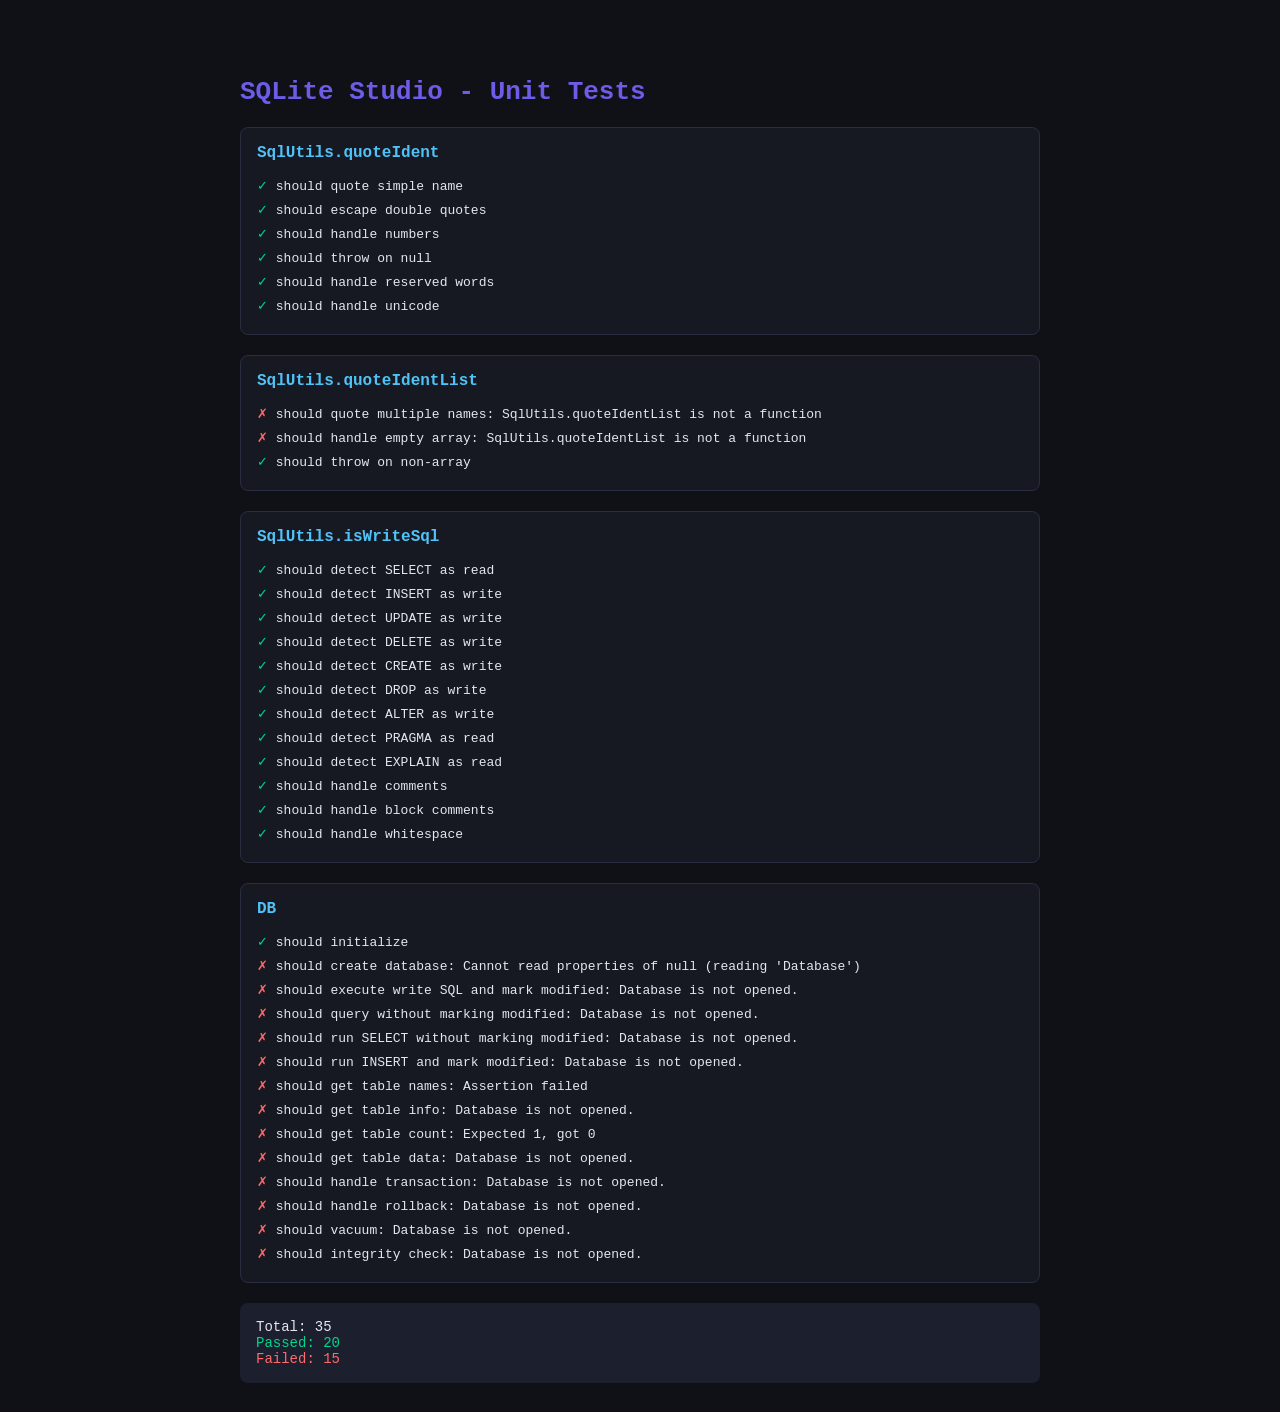
<file: tests.html>
<!DOCTYPE html>
<html lang="en">
<head>
  <meta charset="UTF-8">
  <title>SQLite Studio - Unit Tests</title>
  <style>
    body { font-family: monospace; max-width: 800px; margin: 40px auto; padding: 20px; background: #0f1117; color: #e4e6f0; }
    h1 { color: #6c5ce7; }
    .pass { color: #00d68f; }
    .fail { color: #ff6b6b; }
    .suite { margin: 20px 0; padding: 16px; background: #161822; border-radius: 8px; border: 1px solid #2a2d40; }
    .suite h2 { margin: 0 0 12px; font-size: 16px; color: #4fc3f7; }
    .test { padding: 4px 0; font-size: 13px; }
    .summary { margin-top: 20px; padding: 16px; background: #1c1f2e; border-radius: 8px; font-size: 14px; }
  </style>
</head>
<body>
  <h1>SQLite Studio - Unit Tests</h1>
  <div id="results"></div>
  <div id="summary" class="summary"></div>

  <script src="lib/sql-asm.js"></script>
  <script src="js/sql-utils.js"></script>
  <script src="js/storage.js"></script>
  <script src="js/db.js"></script>
  <script>
    const results = document.getElementById('results');
    const summary = document.getElementById('summary');
    let passed = 0, failed = 0;

    function describe(name, fn) {
      const suite = document.createElement('div');
      suite.className = 'suite';
      suite.innerHTML = `<h2>${name}</h2>`;
      results.appendChild(suite);
      fn(suite);
    }

    function it(name, fn, suite) {
      const test = document.createElement('div');
      test.className = 'test';
      try {
        fn();
        test.innerHTML = `<span class="pass">✓</span> ${name}`;
        passed++;
      } catch (e) {
        test.innerHTML = `<span class="fail">✗</span> ${name}: ${e.message}`;
        failed++;
      }
      suite.appendChild(test);
    }

    function assert(condition, message) {
      if (!condition) throw new Error(message || 'Assertion failed');
    }

    function assertEqual(actual, expected, message) {
      if (actual !== expected) {
        throw new Error(message || `Expected ${JSON.stringify(expected)}, got ${JSON.stringify(actual)}`);
      }
    }

    async function runTests() {
      // SqlUtils tests
      describe('SqlUtils.quoteIdent', (suite) => {
        it('should quote simple name', () => {
          assertEqual(SqlUtils.quoteIdent('users'), '"users"');
        }, suite);

        it('should escape double quotes', () => {
          assertEqual(SqlUtils.quoteIdent('my"table'), '"my""table"');
        }, suite);

        it('should handle numbers', () => {
          assertEqual(SqlUtils.quoteIdent(123), '"123"');
        }, suite);

        it('should throw on null', () => {
          let threw = false;
          try { SqlUtils.quoteIdent(null); } catch { threw = true; }
          assert(threw, 'Should throw on null');
        }, suite);

        it('should handle reserved words', () => {
          assertEqual(SqlUtils.quoteIdent('order'), '"order"');
          assertEqual(SqlUtils.quoteIdent('select'), '"select"');
        }, suite);

        it('should handle unicode', () => {
          assertEqual(SqlUtils.quoteIdent('使用者'), '"使用者"');
        }, suite);
      });

      describe('SqlUtils.quoteIdentList', (suite) => {
        it('should quote multiple names', () => {
          assertEqual(SqlUtils.quoteIdentList(['a', 'b', 'c']), '"a", "b", "c"');
        }, suite);

        it('should handle empty array', () => {
          assertEqual(SqlUtils.quoteIdentList([]), '');
        }, suite);

        it('should throw on non-array', () => {
          let threw = false;
          try { SqlUtils.quoteIdentList('not array'); } catch { threw = true; }
          assert(threw, 'Should throw on non-array');
        }, suite);
      });

      describe('SqlUtils.isWriteSql', (suite) => {
        it('should detect SELECT as read', () => {
          assert(!SqlUtils.isWriteSql('SELECT * FROM users'));
        }, suite);

        it('should detect INSERT as write', () => {
          assert(SqlUtils.isWriteSql('INSERT INTO users VALUES (1)'));
        }, suite);

        it('should detect UPDATE as write', () => {
          assert(SqlUtils.isWriteSql('UPDATE users SET name = "test"'));
        }, suite);

        it('should detect DELETE as write', () => {
          assert(SqlUtils.isWriteSql('DELETE FROM users WHERE id = 1'));
        }, suite);

        it('should detect CREATE as write', () => {
          assert(SqlUtils.isWriteSql('CREATE TABLE test (id INT)'));
        }, suite);

        it('should detect DROP as write', () => {
          assert(SqlUtils.isWriteSql('DROP TABLE test'));
        }, suite);

        it('should detect ALTER as write', () => {
          assert(SqlUtils.isWriteSql('ALTER TABLE test ADD col TEXT'));
        }, suite);

        it('should detect PRAGMA as read', () => {
          assert(!SqlUtils.isWriteSql('PRAGMA table_info(users)'));
        }, suite);

        it('should detect EXPLAIN as read', () => {
          assert(!SqlUtils.isWriteSql('EXPLAIN SELECT * FROM users'));
        }, suite);

        it('should handle comments', () => {
          assert(!SqlUtils.isWriteSql('-- comment\nSELECT * FROM users'));
          assert(SqlUtils.isWriteSql('-- comment\nINSERT INTO users VALUES (1)'));
        }, suite);

        it('should handle block comments', () => {
          assert(!SqlUtils.isWriteSql('/* block */ SELECT * FROM users'));
        }, suite);

        it('should handle whitespace', () => {
          assert(!SqlUtils.isWriteSql('  SELECT * FROM users  '));
        }, suite);
      });

      // DB tests
      describe('DB', (suite) => {
        it('should initialize', async () => {
          await DB.init();
          assert(DB.SQL !== null);
        }, suite);

        it('should create database', () => {
          DB.create();
          assert(DB.db !== null);
          assertEqual(DB.fileName, 'untitled.sqlite');
          assert(!DB.modified);
        }, suite);

        it('should execute write SQL and mark modified', () => {
          DB.modified = false;
          DB.execute('CREATE TABLE test (id INTEGER PRIMARY KEY, name TEXT)');
          assert(DB.modified);
        }, suite);

        it('should query without marking modified', () => {
          DB.modified = false;
          DB.query('SELECT * FROM test');
          assert(!DB.modified);
        }, suite);

        it('should run SELECT without marking modified', () => {
          DB.modified = false;
          DB.run('SELECT * FROM test');
          assert(!DB.modified);
        }, suite);

        it('should run INSERT and mark modified', () => {
          DB.modified = false;
          DB.run('INSERT INTO test VALUES (1, "hello")');
          assert(DB.modified);
        }, suite);

        it('should get table names', () => {
          const tables = DB.getTableNames();
          assert(tables.includes('test'));
        }, suite);

        it('should get table info', () => {
          const info = DB.getTableInfo('test');
          assertEqual(info.length, 2);
          assertEqual(info[0].name, 'id');
          assertEqual(info[1].name, 'name');
        }, suite);

        it('should get table count', () => {
          const count = DB.getTableCount('test');
          assertEqual(count, 1);
        }, suite);

        it('should get table data', () => {
          const data = DB.getTableData('test');
          assertEqual(data.columns.length, 2);
          assertEqual(data.rows.length, 1);
          assertEqual(data.total, 1);
        }, suite);

        it('should handle transaction', () => {
          DB.modified = false;
          DB.begin();
          DB.execute('INSERT INTO test VALUES (2, "world")');
          DB.commit();
          assert(DB.modified);
          assertEqual(DB.getTableCount('test'), 2);
        }, suite);

        it('should handle rollback', () => {
          const countBefore = DB.getTableCount('test');
          DB.begin();
          DB.execute('INSERT INTO test VALUES (3, "rollback")');
          DB.rollback();
          assertEqual(DB.getTableCount('test'), countBefore);
        }, suite);

        it('should vacuum', () => {
          const result = DB.vacuum();
          assert(result.before > 0);
          assert(result.after > 0);
        }, suite);

        it('should integrity check', () => {
          const result = DB.integrityCheck();
          assert(result.length > 0);
          assertEqual(result[0][0], 'ok');
        }, suite);
      });

      // Summary
      summary.innerHTML = `
        <div>Total: ${passed + failed}</div>
        <div class="pass">Passed: ${passed}</div>
        <div class="fail">Failed: ${failed}</div>
        ${failed === 0 ? '<div class="pass" style="margin-top:12px;font-size:16px">All tests passed!</div>' : ''}
      `;
    }

    runTests();
  </script>
</body>
</html>
</file>
